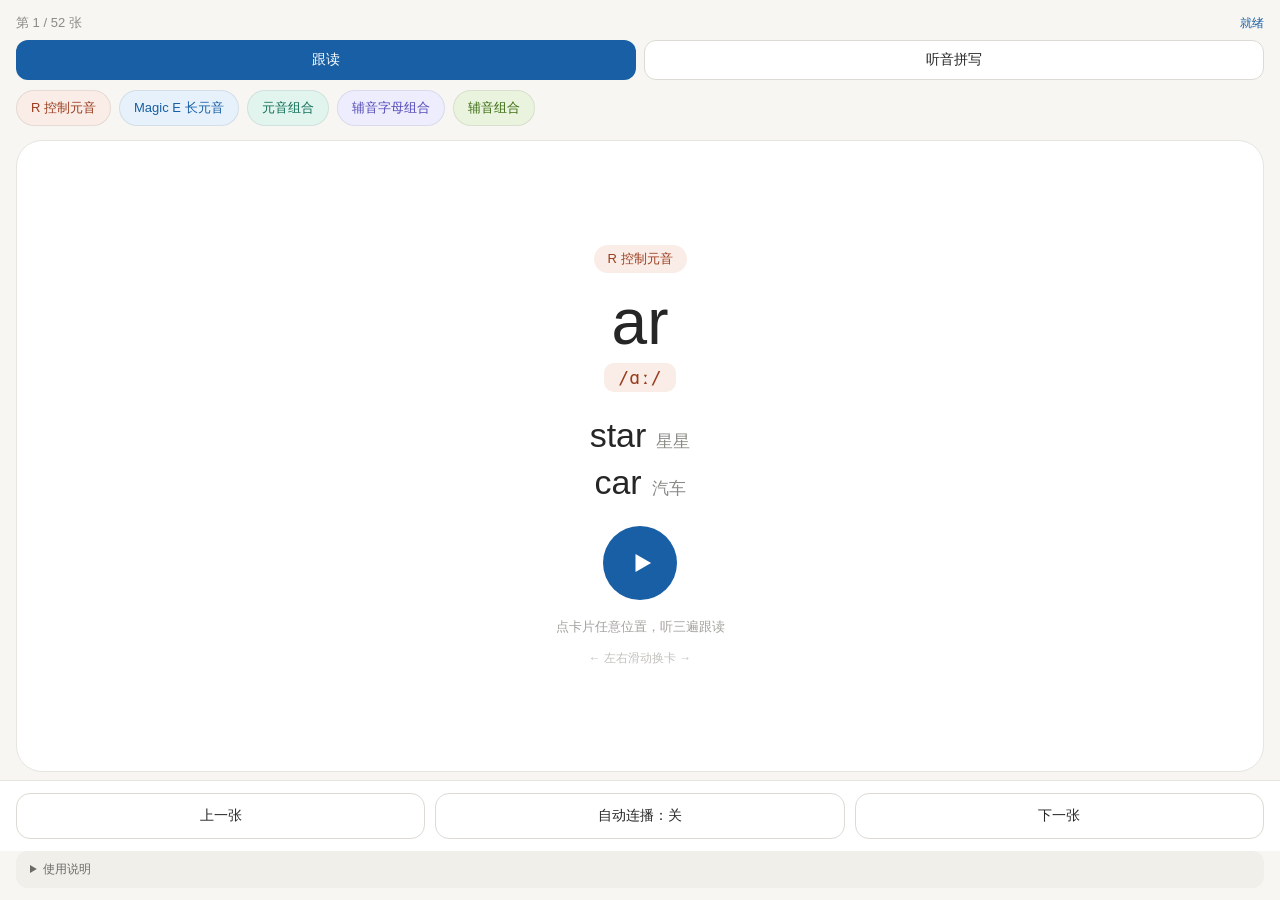
<file: EdgeOne-上传包/index.html>
<!DOCTYPE html>
<html lang="zh-CN">
<head>
<meta charset="UTF-8">
<meta name="viewport" content="width=device-width, initial-scale=1, maximum-scale=1, user-scalable=no">
<title>自然拼读跟读卡片</title>
<style>
*{box-sizing:border-box;-webkit-tap-highlight-color:transparent;margin:0;padding:0;}
html,body{height:100%;}
body{font-family:-apple-system,BlinkMacSystemFont,"PingFang SC","Hiragino Sans GB","Microsoft YaHei",sans-serif;background:#F7F6F2;color:#262626;display:flex;flex-direction:column;overscroll-behavior:none;touch-action:manipulation;-webkit-user-select:none;user-select:none;}
header{padding:14px 16px 8px;display:flex;justify-content:space-between;align-items:center;}
#progress{font-size:13px;color:#8a8a86;}
#status{font-size:12px;color:#185FA5;min-height:16px;text-align:right;max-width:60%;}
#tabs{display:flex;gap:8px;padding:0 16px 10px;}
.tab{flex:1;padding:10px 0;border-radius:12px;border:0.5px solid #DCDAD3;background:#FFFFFF;font-size:14px;color:#262626;cursor:pointer;}
.tab.active{background:#185FA5;color:#FFFFFF;border-color:transparent;}
#groups{display:flex;gap:8px;padding:0 16px 10px;overflow-x:auto;scrollbar-width:none;-webkit-overflow-scrolling:touch;}
#groups::-webkit-scrollbar{display:none;}
.chip{flex-shrink:0;padding:8px 14px;border-radius:999px;font-size:13px;border:0.5px solid rgba(0,0,0,0.08);cursor:pointer;white-space:nowrap;}
#card{flex:1;margin:4px 16px 8px;border-radius:26px;background:#FFFFFF;border:0.5px solid #E7E5DE;display:flex;flex-direction:column;align-items:center;justify-content:center;gap:6px;padding:20px;touch-action:pan-y;cursor:pointer;min-height:0;overflow:hidden;}
#card.compact{flex:0 0 auto;padding:16px 20px;gap:6px;min-height:0;}
#card.compact .words,#card.compact #playbtn,#card.compact #hint,#card.compact #swipehint{display:none;}
#card.compact #combo{font-size:44px;}
#card.compact #ipa{font-size:16px;margin-bottom:0;padding:3px 12px;}
#card.compact #tag{font-size:12px;padding:4px 12px;margin-bottom:4px;}
#tag{font-size:13px;padding:5px 14px;border-radius:999px;margin-bottom:8px;}
#combo{font-size:64px;font-weight:500;line-height:1.1;}
#ipa{font-size:18px;padding:4px 14px;border-radius:10px;margin-bottom:10px;font-family:ui-monospace,SFMono-Regular,Menlo,Consolas,monospace;}
.words{display:flex;flex-direction:column;gap:8px;margin:8px 0 12px;align-items:center;}
.w{display:flex;align-items:baseline;gap:10px;}
.en{font-size:34px;font-weight:500;}
.cn{font-size:17px;color:#8a8a86;}
#playbtn{width:74px;height:74px;border-radius:50%;background:#185FA5;display:flex;align-items:center;justify-content:center;margin:6px 0 12px;flex-shrink:0;}
#playbtn svg{margin-left:3px;}
#hint{font-size:13px;color:#a3a29d;text-align:center;}
#swipehint{font-size:12px;color:#c2c1bc;text-align:center;margin-top:8px;}
#drill{margin:0 16px 10px;background:#FFFFFF;border:0.5px solid #E7E5DE;border-radius:16px;padding:12px 14px;}
#drillStage{font-size:14px;color:#262626;line-height:1.6;margin-bottom:10px;min-height:20px;}
#drillChips{display:flex;gap:8px;flex-wrap:wrap;margin-bottom:10px;}
.dchip{padding:10px 16px;border-radius:12px;border:0.5px solid #DCDAD3;background:#F7F6F2;font-size:15px;cursor:pointer;}
.dchip b{font-size:17px;font-weight:500;}
.dchip span{font-size:12px;color:#8a8a86;margin-left:6px;}
#drillInputRow{display:flex;gap:8px;margin-bottom:10px;align-items:center;}
#drillInput{flex:1;padding:10px 12px;border-radius:12px;border:0.5px solid #DCDAD3;font-size:15px;background:#FFFFFF;color:#262626;}
#drillGo{padding:10px 16px;border-radius:12px;border:0.5px solid #DCDAD3;background:#F0EFEA;font-size:14px;cursor:pointer;}
#drillMic{width:44px;height:44px;border-radius:50%;background:#185FA5;color:#FFFFFF;border:none;display:flex;align-items:center;justify-content:center;cursor:pointer;flex-shrink:0;}
#drillMic:active{background:#0C447C;}
#drillMic.recording{background:#E24B4A;animation:pulse 1s infinite;}
@keyframes pulse{0%,100%{opacity:1;}50%{opacity:0.6;}}
#drillBtns{display:flex;gap:8px;}
#drillBtns button{flex:1;padding:11px 0;border-radius:12px;border:0.5px solid #DCDAD3;background:#FFFFFF;font-size:14px;cursor:pointer;}
#drillBtns button:active,#drillGo:active{background:#F0EFEA;}
footer{display:flex;gap:10px;padding:12px 16px calc(12px + env(safe-area-inset-bottom));background:#FFFFFF;border-top:0.5px solid #E7E5DE;}
footer button{flex:1;padding:13px 0;border-radius:14px;border:0.5px solid #DCDAD3;background:#FFFFFF;font-size:14px;color:#262626;cursor:pointer;}
footer button:active{background:#F0EFEA;}
#auto.active{background:#185FA5;color:#FFFFFF;border-color:transparent;}
details{margin:0 16px 12px;font-size:12px;color:#8a8a86;background:#F0EFEA;border-radius:12px;padding:10px 14px;}
summary{cursor:pointer;color:#6b6a66;font-size:12px;}
details p{margin:8px 0 0;line-height:1.7;}
</style>
</head>
<body>
<header>
  <div id="progress">第 1 / 52 张</div>
  <div id="status">就绪</div>
</header>
<div id="tabs">
  <button id="tabRead" class="tab active">跟读</button>
  <button id="tabDrill" class="tab">听音拼写</button>
</div>
<nav id="groups"></nav>
<main id="card">
  <div id="tag"></div>
  <div id="combo"></div>
  <div id="ipa"></div>
  <div class="words" id="words"></div>
  <div id="playbtn"><svg width="26" height="26" viewBox="0 0 10 10"><path d="M2.5 1.5 L8.5 5 L2.5 8.5 Z" fill="#FFFFFF"/></svg></div>
  <div id="hint">点卡片任意位置，听三遍跟读</div>
  <div id="swipehint">← 左右滑动换卡 →</div>
</main>
<div id="drill" hidden>
  <p id="drillStage"></p>
  <div id="drillChips"></div>
  <div id="drillInputRow" hidden>
    <button id="drillMic" title="录音"><svg width="18" height="18" viewBox="0 0 24 24" fill="currentColor"><path d="M12 14a3 3 0 0 0 3-3V5a3 3 0 0 0-6 0v6a3 3 0 0 0 3 3zm5-3a5 5 0 0 1-10 0H5a7 7 0 0 0 6 6.92V21h2v-3.08A7 7 0 0 0 19 11h-2z"/></svg></button>
    <input id="drillInput" placeholder="点击麦克风说话，或手动输入后回车">
    <button id="drillGo">判断</button>
  </div>
  <div id="drillBtns">
    <button id="drillRetry">再听一次</button>
    <button id="drillReveal">看答案</button>
  </div>
</div>
<footer>
  <button id="prev">上一张</button>
  <button id="auto">自动连播：关</button>
  <button id="next">下一张</button>
</footer>
<details>
  <summary>使用说明</summary>
  <p>1. 跟读模式：点卡片任意位置，播放「字母 ×3 → 发音 ×3 → 例词 + 中文 ×3」；再点一次可停止。</p>
  <p>2. 听音拼写模式：点卡片 → 听字母和发音 → 麦克风或输入框说出一个含该音的单词（卡片上不会显示答案，避免照抄）→ 答对或点「看答案」才揭晓 → 拼写（s-t-a-r）。答错后才显示例词作为提示。</p>
  <p>3. 左右滑动或点底部按钮换卡；顶部彩色按钮可跳到对应规则组。</p>
  <p>4. 语音优先用手机自带语音（离线可用）；若浏览器没有语音引擎，会自动切换为网络语音（需联网）。听音拼写需要麦克风（HTTPS 环境）：iPhone 上一般可用；安卓手机的网页语音识别走 Google 服务器、国内常连不上，此时页面会自动提示你点下面的单词或手动输入——输入框聚焦后也可以用手机自带的「语音键盘」直接说话转文字。</p>
  <p>5. 微信里打开时：Android 选「用浏览器打开」，iOS 建议用 Safari，微信内置预览可能限制语音和麦克风。</p>
</details>
<script>
(function(){
var GROUPS=[
 {n:'R 控制元音',bg:'#FAECE7',c:'#993C1D'},
 {n:'Magic E 长元音',bg:'#E6F1FB',c:'#185FA5'},
 {n:'元音组合',bg:'#E1F5EE',c:'#0F6E56'},
 {n:'辅音字母组合',bg:'#EEEDFE',c:'#534AB7'},
 {n:'辅音组合',bg:'#EAF3DE',c:'#3B6D11'}
];
var D=[
[0,'ar','/ɑː/','ah','star','星星','car','汽车'],
[0,'er','/ɜː/','er','her','她的','teacher','老师'],
[0,'ir','/ɜː/','er','bird','鸟','girl','女孩'],
[0,'ur','/ɜː/','er','nurse','护士','turn','转动'],
[0,'or','/ɔː/','aw','fork','叉子','horse','马'],
[1,'a_e','/eɪ/','ay','cake','蛋糕','name','名字'],
[1,'i_e','/aɪ/','eye','kite','风筝','five','五'],
[1,'o_e','/əʊ/','oh','nose','鼻子','home','家'],
[1,'u_e','/juː/','you','cute','可爱的','use','使用'],
[1,'e_e','/iː/','ee','these','这些','Chinese','中文'],
[2,'ai','/eɪ/','ay','rain','雨','train','火车'],
[2,'ay','/eɪ/','ay','play','玩','day','白天'],
[2,'ee','/iː/','ee','see','看见','three','三'],
[2,'ea','/iː/','ee','sea','大海','bread','面包'],
[2,'oa','/əʊ/','oh','boat','船','coat','外套'],
[2,'oo','/uː/','oo','moon','月亮','book','书'],
[2,'oi','/ɔɪ/','oy','coin','硬币','oil','油'],
[2,'oy','/ɔɪ/','oy','boy','男孩','toy','玩具'],
[2,'ou','/aʊ/','ow','house','房子','mouse','老鼠'],
[2,'ow','/aʊ/','ow','cow','牛','snow','雪'],
[2,'au','/ɔː/','aw','autumn','秋天','because','因为'],
[2,'aw','/ɔː/','aw','draw','画画','saw','看见'],
[3,'sh','/ʃ/','shh','ship','轮船','fish','鱼'],
[3,'ch','/tʃ/','ch','chair','椅子','China','中国'],
[3,'th','/θ/ /ð/','th','three','三','this','这个'],
[3,'ph','/f/','fuh','phone','电话','photo','照片'],
[3,'wh','/w/','wuh','white','白色','where','哪里'],
[3,'ck','/k/','kuh','duck','鸭子','clock','钟'],
[3,'kn','/n/','nuh','knife','刀','know','知道'],
[3,'wr','/r/','ruh','write','写','wrong','错的'],
[3,'ng','/ŋ/','ng','sing','唱歌','long','长的'],
[3,'qu','/kw/','kwuh','queen','女王','quiet','安静的'],
[4,'bl','/bl/','bluh','blue','蓝色'],
[4,'br','/br/','bruh','bread','面包'],
[4,'cl','/kl/','kluh','clock','钟'],
[4,'cr','/kr/','kruh','cry','哭'],
[4,'dr','/dr/','druh','dress','连衣裙'],
[4,'fl','/fl/','fluh','flag','旗子'],
[4,'fr','/fr/','fruh','friend','朋友'],
[4,'gl','/gl/','gluh','glass','玻璃'],
[4,'gr','/gr/','gruh','green','绿色'],
[4,'pl','/pl/','pluh','plane','飞机'],
[4,'pr','/pr/','pruh','price','价格'],
[4,'sk','/sk/','skuh','sky','天空'],
[4,'sl','/sl/','sluh','sleep','睡觉'],
[4,'sm','/sm/','smuh','smile','微笑'],
[4,'sn','/sn/','snuh','snow','雪'],
[4,'sp','/sp/','spuh','sport','运动'],
[4,'st','/st/','stuh','star','星星'],
[4,'sw','/sw/','swuh','swim','游泳'],
[4,'tr','/tr/','truh','tree','树'],
[4,'str','/str/','struh','street','街道']
];
var deck=D.map(function(it){
 var o={g:GROUPS[it[0]],combo:it[1],ipa:it[2],sk:it[3],ws:[]};
 for(var i=4;i<it.length;i+=2){o.ws.push([it[i],it[i+1]]);}
 return o;
});
var cur=0,auto=false,justSwiped=false,mode='read',drillRevealed=false;
var SR=window.SpeechRecognition||window.webkitSpeechRecognition,rec=null,listening=false;
var elProg=document.getElementById('progress'),elSt=document.getElementById('status'),
 elCard=document.getElementById('card'),elTag=document.getElementById('tag'),
 elCombo=document.getElementById('combo'),elIpa=document.getElementById('ipa'),
 elWords=document.getElementById('words'),elAuto=document.getElementById('auto'),
 elHint=document.getElementById('hint'),elDrill=document.getElementById('drill'),
 elStage=document.getElementById('drillStage'),elChips=document.getElementById('drillChips'),
 elInputRow=document.getElementById('drillInputRow'),elInput=document.getElementById('drillInput'),
 elTabRead=document.getElementById('tabRead'),elTabDrill=document.getElementById('tabDrill');
var nav=document.getElementById('groups');
for(var gi=0;gi<GROUPS.length;gi++){
 (function(g){
  var b=document.createElement('div');
  b.className='chip';b.style.background=g.bg;b.style.color=g.c;
  b.textContent=g.n;
  b.addEventListener('click',function(){for(var k=0;k<deck.length;k++){if(deck[k].g===g){goto(k);break;}}});
  nav.appendChild(b);
 })(GROUPS[gi]);
}
var voices=[];
function gv(){try{voices=window.speechSynthesis.getVoices();}catch(e){voices=[];}}
if('speechSynthesis' in window){gv();window.speechSynthesis.onvoiceschanged=gv;}
function pick(lang){
 gv();
 var pref=/Google|Samantha|Microsoft|Natural|Huihui|Kangkang|Yaoyao|Xiaoxiao/i;
 for(var i=0;i<voices.length;i++){if(voices[i].lang.indexOf(lang)>-1&&pref.test(voices[i].name)){return voices[i];}}
 for(var j=0;j<voices.length;j++){if(voices[j].lang.indexOf(lang)>-1){return voices[j];}}
 return null;
}
var useTTS='speechSynthesis' in window;
var audioFallback=!useTTS;
var audioEl=document.createElement('audio');
var audioGen=0,ttsGen=0;
var zhOk=useTTS?!!pick('zh'):true;
var ER_PHONEME='//NkxAAAAANIAAAAAExBTUVVVVVMQU1FMy4xMDBVVVVVVVVVVVVKIAJxKFMIDsjmhJTRXhPXhPCu+lP/Ssl0pvCppThlThPCSnM/0porpvTEPCMj/84o4HCfyeGX8KsZIYAsudDJMZfJANgPJIZJ/7xHMWlMv88yeK6f2I84Tz///8j80ppTeF/KYtCf+saA//NkxHwAAANIAAAAANhAfd0dQDUPJjjy5DVBISDobAGKxWhNohCREBWiUsIBKKzQ2bEDSAuseC6yZPTJbBwXQEoHCoKDaiAV4QQFTKb5kYURoxWKIkxk2RkQ4uRiBQhGjCMECMHEMG7pGQLKliQjRk5dZG8j0jWVbmoXaQMk8C7aCfcPmCjEg3JiZHqkUDCP//NkxO0cI+HwfhhH5BuSaOUU10QoPFEKIyqjJyNYkijSNORo0kydxsoSRIFUajFkkGEQ4PAQQMFDF2jJxQQEgqA8RRI5IyjJINj9JyEBCfSGxhGLEwICkTqkR4gjMsKSaYbIygoZbLi5OGxkLAekjmjQFT6jhWoF9YI2hGbUIBtRKGNYjd3BriH5d5FasRqM//NkxP879Dn4ysJSANJEYLCTS3ToCZR6bqM5qXRFnk3KIDTPQZkz7sYP0phGk91sKJpjqla9i3SKqKXNETffsA/Z6yyjl54462dxgyKVEouYtea+LsKVCFQWSWlKJKm3DaeIpI7MUgYpJO7fqrz1rUg6yiiFSnQNEbaPIQQwKdmDM2y0ajKFTuGpNNrFDyFe//NkxJIv7DoEynmSvKreymixDqOrTPKfJlZzYi5BC5mEJPLG9ivPSSEU2ypiTZVldzEDEUaZApI4QKKaSjzY2FEKgaBSukC0JKo+SCCPJkLPUpzCR/0kDnzos1kgQ0s5O5ZEhhDJMQckgSpSbGG4X5MQRiCUqLy1nRc3qZtvyZBFOuUgjLkiJM6QzmYmRlqL//NkxFUr3DoMKnmMALXRVzdvd1Ue7WbtRiZt02oHU1I3RsWRdOZZI9BVGVJ9EajTEcVZQSTJn2yQRnjLiDY2Diz565faPurTRpMyjFEVgiUGICmzwskoqj9RPJkSCj0ToH2/kyiN2hUFoma+H7nAoBor0QPYiiK3eEuHhlsWjky7mebQJBKIRUsumh2kjmnj//NkxCggg5oo80gYAcc3i/EyhHBmbN550HC39g7nFCmyIQIwBXMjdy4SE3cvJ6efM/nTQWzHEyRC3cpXCAAySIiCzphx7c8i7Xr8J7dnA3dz3m8Lh3rmoPAjX+7IOmXACbzLm1LLlsxkMxGNRmNgKNkKwwKHSfjjwgF8c0LPNCFSaK4VAmZb1AUZKGZuHURs//NkxCkng67OX49oAHsMIMKJWS6SDAeYsiMMMYGqRKKZC4wBJjAE0+TB7GqSadm0SkYj+VIlxaBocMf4w58uOkaJlZsiu/b8mImhqS603WikcQZL//6boG6rLTbZtv///oIpmiaZfSNEjSaGf9aSKGg7///+fdCaUEzAo0TOv8Xf6EgSNJ2tOe1rDIIyNpRH//NkxA4gcx7Rf88YAJIpQKpWwXhdSMB+n8eZ1q1PQoTyUORZAQZsKJKqQUQcHNwZBjrUrsbNrkdeQIGFD/e9Ui1u189w5iWGBKQ7hoM51osjKZ+hcXRNHN5f////v/S927/aU/uWp1m2OU9XhGMrSbaJOxiyjWCYWK/9r2CLaBRVU6NEfRt2VmX/z6Qim051//NkxA8b6y7e3sDE8FBMucUhatW1lNburuooBjkois3Zp9DCQ30wgALdJolcQiEkXwiaFTvT1tQMWV0ku87H3RtTbNSZHbfPZfoxfZ3z76Mv///W7t/9K/+y2etUIUGQH1kZN9tEnq8u6ji1vKpQgTFCoCzvWQeiPCuE+G6TAbT6A4psRp+2qKEVlUudbUVj//NkxCIa8S7KlHpEzAJXQgo0zd4g5QQCQDSGYsxTWML8nd56RZBQ5gAkwA5JmLHnVA4giEj1zxeni4q9TP/rdfYclSb2PQ9IrNhtGn/61ec2LUwxaw2iYgRErBu8u2Bi0GNDaMvYWHTY2xCNkzYH/bkl46zx5NFfexN1wxHJ43lGXzc20BWhZJIdbF9u1Uur//NkxDkc6ZrF9MGE6EgVBSjr7Gp76XcqYlCYlDM9kywgJsVUyN/8uOU4SnlAzLF3GAR6DQiYHQ0SsZHNRaZ+ztetKFOXihtFcYQ0miR3aKX/x0Ix2a99RQatb7cT4yaOgfBiiSpAYPdmiltFNGBAIwsSug6mWdclM4p5wiRbqvQsdYflw0zOZXp/yMYYiE0s//NkxEgcwZ7a3sMGiAO069DFERIWMs+llKFgYkMHtcROipJ5sso0ZtDQHHqd/6enZJDSrwJFSRUDxgEU6wXP6JMF07eQRXxjOrkCOFORG8+IsM3xdtqxwhL49QQyySyjtsEA8boMZ2pLrmdL+bu6m8gbC1/orXfdfaz8Rl2fYoooFSz2fVuPHP/q0KMwFMKc//NkxFgbsabNnnjQ5MUiVUMMKPOO22fozOVUI3CQcwdra0ylBGux3ZuT+ysBAwnrIcLJadWREjA6sPRVUdUMJtnJ+32s3cWeeRxl4oGcQRlpVkVnQ1EHQjgSTPyPeyb3R7glUMZ2fbT/d/eZFZVvt//+/W7v1JdHc8a11PW/6op0mRr9nQ9UZvd7fff9UeYj//NkxGwcc/7U/npEXKPsighbrcQAo0l9SkrCZRCylnag2U1iOhUeyIVU2V5RLEcLRljw6E1uItdvi4yEqzyXO44Ru2tbFaUyFVAQpOSW7EZHtPpqcjBXqV3rlb0/r6OxP/9//q7102YpGc4sMhctnkWl2rOspcFRjpXz1bbmtelLRd3rQZCBJO0KP7k2FmuP//NkxH0cQsrJnnmE0DF1FLtJGYVyXteME9n0hONkh29072vtbf7zmo7azYOtxsYz2VqM0iykHKJm6Muro35LuPwtjHLamv9UpVvVaOjPT///ZaW4uZlZ4fkGkWFuS/attqRXv+bsn/f/9vSkdx+IPa4+NUozRnzUn/MCgmpVqVNWhPA2YOWgR0ieKPAILHvk//NkxI8cnAK9nsJKlJfntOlL+EXJFqaZRpSDKp0NVncsxFKoZsvftpUp0Kw7FEgalBXVvTm7/vMzIeQqLT/9O/rNKXZSrzuMzluh7d/S//9aN6+3Uu/9bqQkV41cZ7uNoalKwQSM2BS9sb0ho2hqEMYfxwSNIgJmUyYu47NsjEzSwolqnQU/0pVXDFmGpYY6//NkxJ8cY+K8PsGEXTqsxFXQlM6bVzOBAGsZf6oU4849zWBqmN1fz///JT82oowaEowsL//CcVGQuBhKxyg5MsalrwfVnHVFqEHtX6ngrTFGspqqgReknIinU+RdQzNqU9VRARKxGSSyV3Lg0k2CsVSyX3L8sDc+FLl5efN3m41sTswhmOYSLFBLvfmMl2Es//NkxLAc0f6pXsJGXMgNSEGmc0qysz/9yI3ezPdEzP///3WxVqdGrd0V3JOEd3m3+kpDu+5m72b/v///onb/pVzEIVwjVQErQC9NFZwcriQUanhgCB6tmW5UOEPXsKKYfelbaQReR2lkXFn9ighJiGrDB+iIaos//LvHztj1V0kBlegxWKantz0eexnMyNcS//NkxL8dDDq5fnmEfkEMdKlct1tSVmq6VpMa71M5P///6GVXYkys7mUprmQcvpW5bgjMiqfWa3Xtr/////7ViJ2BBBjKgxIBtAVrUSkjmJLOXRKXPsJDDVkjxwhr41R6JZkKB/swR9Ka60n1XYCitMHjQGkuWXRMIFjIUhSVVlQpgjjsyChiEbe6r2M55nZb//NkxM0gXDaYHsGE9IYollOj3NWlrIldjFOYxCrRaqv///7pdN/6OhSlK27mX5XMiIKR5baOtXo+//6J/1PsRVTqz1RjiA4OAOB8KYcCH5fbHTOXdn7UtopdDL8MScqXNKam2i6U3FhqOOL5XrEqsuyvwyo87z6NeZcK7J2TQckZ6csFht0qO3h/qszta1p5//NkxM4hdDaVXsMEXEiPEZQK2DyO1rRpVHMZDm5Sig8XHlI6lJV0otM35W2cq0f///+rURVbawjlNXQxkdC3R0XCImjBr//597iR2dwNLMJCasUFqgUynN7LZ1IBqfsfr2jlycPVSxfarwk0KpeX+kixT1lUSWTUBoGxsW31F8X6ea+b/l5kkVKhFKcvc6di//NkxMsj0yJ4FMMLLC0d6FIYaCjRyPvKrI12rVOVXccZBI4dMj0//b/5Zir6sJO3+qGWZ6lShxIfK///b/TVAOQNzGCTlMK9KBJiX7sgm1YDiLVKFukQpAKJCi2j9PcA5V7I5KYnT4txsumx2cpbQUo6VqGX5SR6ySRIkT4416qTUbSfFDAiFTTKUnDR+slD//NkxL4bCyaJXmGK9CIl1yJRIkMKZUFZ7rC1LOsPO0+mu6OJtBWKPr5uS5Z7UN//o+kKtS214+eT//0qnUybG6PSyMzFOpjKazKIuCLp6ys24LAU/JJs3kiI1HVjSqGp5SxE19UmWWSGvV4xmwYFYdCRpz1izhYRLOlTuZr+xT0xYtEmynM9NugeJsWinhJB//NkxNQf2gpMFHpHSBIw28OuLa3DkcE9kimue5ZlCJdyGIMTbOJcQtVJB5WLdQdIkKEW6WmZbQqnFrrYxQzyvTIKRuNbd4edcGVMyRmZlOrupUsjFrK7K5moRZszKE/IxuaEvGI6sQyVN2JFWxQ7IYdac4GcxTOyrmSNKsi1zC8FEVSKuddmgJv6Ica2Ig8y//NkxNcZKSI0AHpGeGZaVmaHQQJgzC2zH8e2fCBxkNcOscJJE0gawLuSubOM0NiGduGHJUKpHlY06ianL0nyLWxr9NokYcjeqfXflf6xZEe5ypVIlpFdgxKiMaUtFrdpSnuTJCj1ElS2fPp6GbIwoRlXJ5CgNrWlVoQkWXqRt3I0N/YrsokZsIgZWMEh2Ebk//NkxPUgRCIUAGDGAaU2JjMlFlC5QvwYKQhAnKxxa4gE+DY9ThM5MO5Lqim1eL0w3uWEckeqyE6qRm6VlkKKRqmRGWmr3ZZPNSCHGP6qmSuhNmiqw6TZE4ikvJhST5DPY/whmZFshGsUmFEUC5GeFZnMjq0oalLSYs1qm6LYZRYRl2OaHT4kRZ377vapmbQL//NkxPcf9AIZilhGCVzNFTgzFRKJA8x5pOFIKwh1cLiCDUYULBStUf4TqJcKGKKLMVmyYoKosYqhmGpBsnEw3IEys8IBEo/dkJiMUqGijDrVQSKOgKoxMDIeFcmxJhg1VhOGDpWU2VV1IfCicy1VSaGWKhOTF1gwExqxhh0eHB6g7Ah1IGJVZS12+bMa0Z6V//NkxPoftCIRQFjGBVAgxhHbEtiaoWMT7BWVqCfXFEDIGEIhywaLqkxBTUUzLjEwMKqqqqqqqqqqqqqqqqqqqqqqqqqqqqqqqqqqDpN6l7//NxYWEqwFOrkTuxYC8VfyxJigK1WLnesjayKuTlSJ2iPAqiTyxLpqRFQF91wVd9j+WJP/FQFkxKRO7Qq6ygj4//NkxP4lTDIEAGBGAeAvYEgZAVUFAiaFwtE44sy2drjKmpo04DPQXm4kRFAR6F5uEjTSj4dizLvKmpOEgQETQXmokhIky4uLyqlnZyizI2amjThJZieblEThR8XFxszTs9GlFnxubJxooo+LIyZQsdLKhmssrUFHIyZQwUGEcjI1YNZZZUQyMmUMDBgaqoNS//NkxMgSyAYWNAhEAO/YLT/ba/ytA5ZKVqv9SkxBTUUzLjEwMKqqqqqqqqqqqqqqqqqqqqqqqqqqqqqqqqqqqqqqqqqqqqqqqqqqqqqqqqqqqqqqqqqqqqqqqqqqqqqqqqqqqqqqqqqqqqqqqqqqqqqqqqqqqqqqqqqqqqqqqqqqqqqqqqqqqqqqqqqqqqqq//NkxP8imx10ADGHHaqqqqqqqqpMQU1FMy4xMDCqqqqqqqqqqqqqqqqqqqqqqqqqqqqqqqqqqqqqqqqqqqqqqqqqqqqqqqqqqqqqqqqqqqqqqqqqqqqqqqqqqqqqqqqqqqqqqqqqqqqqqqqqqqqqqqqqqqqqqqqqqqqqqqqqqqqqqqqqqqqqqqqqqqqqqqqq//NkxHwAAANIAAAAAKqqqqqqqqpMQU1FMy4xMDCqqqqqqqqqqqqqqqqqqqqqqqqqqqqqqqqqqqqqqqqqqqqqqqqqqqqqqqqqqqqqqqqqqqqqqqqqqqqqqqqqqqqqqqqqqqqqqqqqqqqqqqqqqqqqqqqqqqqqqqqqqqqqqqqqqqqqqqqqqqqqqqqqqqqqqqqq//NkxHwAAANIAAAAAKqqqqqqqqpMQU1FMy4xMDCqqqqqqqqqqqqqqqqqqqqqqqqqqqqqqqqqqqqqqqqqqqqqqqqqqqqqqqqqqqqqqqqqqqqqqqqqqqqqqqqqqqqqqqqqqqqqqqqqqqqqqqqqqqqqqqqqqqqqqqqqqqqqqqqqqqqqqqqqqqqqqqqqqqqqqqqq//NkxHwAAANIAAAAAKqqqqqqqqpMQU1FMy4xMDCqqqqqqqqqqqqqqqqqqqqqqqqqqqqqqqqqqqqqqqqqqqqqqqqqqqqqqqqqqqqqqqqqqqqqqqqqqqqqqqqqqqqqqqqqqqqqqqqqqqqqqqqqqqqqqqqqqqqqqqqqqqqqqqqqqqqqqqqqqqqqqqqqqqqqqqqq//NkxHwAAANIAAAAAKqqqqqqqqpMQU1FMy4xMDCqqqqqqqqqqqqqqqqqqqqqqqqqqqqqqqqqqqqqqqqqqqqqqqqqqqqqqqqqqqqqqqqqqqqqqqqqqqqqqqqqqqqqqqqqqqqqqqqqqqqqqqqqqqqqqqqqqqqqqqqqqqqqqqqqqqqqqqqqqqqqqqqqqqqqqqqq//NkxHwAAANIAAAAAKqqqqqqqqpMQU1FMy4xMDCqqqqqqqqqqqqqqqqqqqqqqqqqqqqqqqqqqqqqqqqqqqqqqqqqqqqqqqqqqqqqqqqqqqqqqqqqqqqqqqqqqqqqqqqqqqqqqqqqqqqqqqqqqqqqqqqqqqqqqqqqqqqqqqqqqqqqqqqqqqqqqqqqqqqqqqqq//NkxHwAAANIAAAAAKqqqqqqqqpMQU1FMy4xMDCqqqqqqqqqqqqqqqqqqqqqqqqqqqqqqqqqqqqqqqqqqqqqqqqqqqqqqqqqqqqqqqqqqqqqqqqqqqqqqqqqqqqqqqqqqqqqqqqqqqqqqqqqqqqqqqqqqqqqqqqqqqqqqqqqqqqqqqqqqqqqqqqqqqqqqqqq//NkxHwAAANIAAAAAKqqqqqqqqpMQU1FMy4xMDCqqqqqqqqqqqqqqqqqqqqqqqqqqqqqqqqqqqqqqqqqqqqqqqqqqqqqqqqqqqqqqqqqqqqqqqqqqqqqqqqqqqqqqqqqqqqqqqqqqqqqqqqqqqqqqqqqqqqqqqqqqqqqqqqqqqqqqqqqqqqqqqqqqqqqqqqq//NkxHwAAANIAAAAAKqqqqqqqqqqqqqqqqqqqqqqqqqqqqqqqqqqqqqqqqqqqqqqqqqqqqqqqqqqqqqqqqqqqqqqqqqqqqqqqqqqqqqqqqqqqqqqqqqqqqqqqqqqqqqqqqqqqqqqqqqqqqqqqqqqqqqqqqqqqqqqqqqqqqqqqqqqqqqqqqqqqqqqqqqqqqqq';
if(!useTTS){elSt.textContent='本机无语音引擎，已启用网络语音';}
function ttsUrl(t,l){
 var q=encodeURIComponent(t);
 if(l.indexOf('zh')>-1){return 'https://fanyi.baidu.com/gettts?lan=zh&text='+q+'&spd=4&source=web';}
 return 'https://dict.youdao.com/dictvoice?audio='+q+'&type=2';
}
function audioSeq(items,onDone){
 var gen=++audioGen;
 audioEl.pause();audioEl.onended=null;audioEl.onerror=null;
 var i=0,total=items.length;
 function next(){
  if(gen!==audioGen){return;}
  if(i>=total){if(onDone){onDone();}return;}
  var it=items[i++];
  elSt.textContent='正在朗读 ('+i+'/'+total+')';
  audioEl.src=ttsUrl(it.t,it.l);
  audioEl.onended=function(){setTimeout(next,60);};
  audioEl.onerror=function(){setTimeout(next,150);};
  var p=audioEl.play();
  if(p&&p.catch){p.catch(function(){setTimeout(next,150);});}
 }
 next();
}
function speakSeq(items,onDone){
 if(!useTTS||audioFallback){audioSeq(items,onDone);return;}
 var gen=++ttsGen;
 window.speechSynthesis.cancel();
 window.speechSynthesis.resume();
 var i=0,total=items.length;
 function next(){
  if(gen!==ttsGen){return;}
  if(i>=total){if(onDone){onDone();}return;}
  var it=items[i++];
  elSt.textContent='正在朗读 ('+i+'/'+total+')';
  var u=new SpeechSynthesisUtterance(it.t);
  u.lang=it.l;u.rate=0.8;u.volume=1;
  var v=pick(it.l);if(v){u.voice=v;}
  var started=false;
  u.onstart=function(){started=true;};
  u.onend=function(){setTimeout(next,60);};
  u.onerror=function(){setTimeout(next,60);};
  if(i===1){
   setTimeout(function(){
    if(!started&&gen===ttsGen){
     audioFallback=true;
     window.speechSynthesis.cancel();
     elSt.textContent='已切换网络语音';
     audioSeq(items,onDone);
    }
   },1500);
  }
  window.speechSynthesis.speak(u);
 }
 next();
}
function stop(){try{window.speechSynthesis.cancel();}catch(e){}audioEl.pause();audioEl.onended=null;audioGen++;try{phonemeAudio.pause();phonemeAudio.onended=null;}catch(e3){}if(rec){try{rec.abort();}catch(e2){}}listening=false;elSt.textContent='已停止';}
function buildItems(card){
 var items=[];
 var sp=card.combo.replace('_',' ');
 for(var i=0;i<3;i++){items.push({t:sp,l:'en-US'});}
 for(var j=0;j<3;j++){items.push({t:card.sk,l:'en-US'});}
 for(var r=0;r<3;r++){
  for(var k=0;k<card.ws.length;k++){
   items.push({t:card.ws[k][0],l:'en-US'});
   if(zhOk){items.push({t:card.ws[k][1],l:'zh-CN'});}
  }
 }
 return items;
}
function playCard(i){
 elSt.textContent='正在朗读…';
 speakSeq(buildItems(deck[i]),function(){
  if(auto){
   elSt.textContent='自动连播，下一张…';
   setTimeout(function(){goto((i+1)%deck.length);playCard((i+1)%deck.length);},800);
  }else{
   elSt.textContent='朗读完成';
  }
 });
}
function render(i){
 var c=deck[i];
 cur=i;
 elProg.textContent='第 '+(i+1)+' / '+deck.length+' 张';
 elTag.textContent=c.g.n;
 elTag.style.background=c.g.bg;elTag.style.color=c.g.c;
 elCombo.textContent=c.combo;
 elIpa.textContent=c.ipa;
 elIpa.style.background=c.g.bg;elIpa.style.color=c.g.c;
 elWords.innerHTML='';
 for(var k=0;k<c.ws.length;k++){
  var w=document.createElement('div');w.className='w';
  var en=document.createElement('span');en.className='en';en.textContent=c.ws[k][0];
  var cn=document.createElement('span');cn.className='cn';cn.textContent=c.ws[k][1];
  w.appendChild(en);w.appendChild(cn);
  elWords.appendChild(w);
 }
 resetDrill(i);
}
function goto(i){
 stop();justSwiped=false;
 cur=(i+deck.length)%deck.length;
 render(cur);
}
function setMode(m){
 mode=m;
 elTabRead.classList.toggle('active',m==='read');
 elTabDrill.classList.toggle('active',m==='drill');
 elDrill.hidden=m!=='drill';
 elAuto.hidden=m!=='read';
 elCard.classList.toggle('compact',m==='drill');
 elHint.textContent=m==='read'?'点卡片任意位置，听三遍跟读':'点卡片开始：听音 → 跟说 → 拼写';
 resetDrill(cur);
}
function resetDrill(i){
 if(mode!=='drill'){return;}
 drillRevealed=false;
 elStage.textContent='点上面的卡片，开始「'+deck[i].combo.replace('_','')+'」的听音练习';
 elChips.innerHTML='';elChips.hidden=true;
 elInputRow.hidden=true;
 elInput.value='';
 document.getElementById('drillReveal').textContent='看答案';
}
function showChips(c){
 elChips.innerHTML='';
 for(var k=0;k<c.ws.length;k++){
  (function(w){
   var b=document.createElement('div');b.className='dchip';
   b.innerHTML='<b>'+w[0]+'</b><span>'+w[1]+'</span>';
   b.addEventListener('click',function(){drillResult(cur,w[0]);});
   elChips.appendChild(b);
  })(c.ws[k]);
 }
}
function judge(c,t){
 var txt=t.toLowerCase().trim();
 if(c.combo.indexOf('_')>-1){
  var v=c.combo.charAt(0);
  var pat=new RegExp(v+'[^aeiou\\s]*e');
  if(pat.test(txt)){return true;}
  for(var i=0;i<c.ws.length;i++){if(txt.indexOf(c.ws[i][0].toLowerCase())>-1){return true;}}
  return false;
 }
 return txt.indexOf(c.combo.toLowerCase())>-1;
}
function drillStart(i){
 var c=deck[i];
 stop();
 drillRevealed=false;
 elChips.innerHTML='';elChips.hidden=true;
 elInputRow.hidden=false;
 elInput.value='';
 document.getElementById('drillReveal').textContent='看答案';
 playDrillAudio(i);
}
function playDrillAudio(i){
 var c=deck[i];
 elChips.hidden=true;
 elInput.value='';
 var rc=(c.combo==='er'||c.combo==='ir'||c.combo==='ur');
 var stageText='① 听：字母 '+c.combo.replace('_',' ')+' 和发音 '+c.ipa+'，请记住它';
 if(rc){stageText+='（er/ir/ur 发音都是 /ɜː/，只是拼写不同）';}
 elStage.textContent=stageText;
 var comboSpeak=c.combo.replace('_','').split('').join(' ');
 if(rc){
  var items=[{t:comboSpeak,l:'en-US'}];
  if(zhOk){items.push({t:'读作',l:'zh-CN'});}
  speakSeq(items,function(){
   playER(function(){
    var its=[];
    if(zhOk){its.push({t:'请说一个带这个发音的英文单词',l:'zh-CN'});}
    speakSeq(its,function(){ask(i);});
   });
  });
 }else{
  var its2=[{t:comboSpeak,l:'en-US'},{t:c.sk,l:'en-US'}];
  if(zhOk){its2.push({t:'请说一个带这个发音的英文单词',l:'zh-CN'});}
  speakSeq(its2,function(){ask(i);});
 }
}
var phonemeAudio=new Audio();
function playER(onDone){
 phonemeAudio.onended=function(){if(onDone){onDone();}};
 phonemeAudio.onerror=function(){if(onDone){onDone();}};
 phonemeAudio.src='data:audio/mpeg;base64,'+ER_PHONEME;
 var p=phonemeAudio.play();
 if(p&&p.catch){p.catch(function(){if(onDone){onDone();}});}
}
function ask(i){
 var c=deck[i];
 elStage.textContent='② 请说一个含 '+c.combo.replace('_','')+' 音的单词（不公布答案，菜单/输入框都不显示）';
 elInputRow.hidden=false;
 elChips.hidden=true;
 elInput.focus();
}
function drillMic(i){
 var c=deck[i];
 var mic=document.getElementById('drillMic');
 function fallback(why){
  listening=false;
  mic.classList.remove('recording');
  elStage.textContent='② '+why+'，请手动输入一个含 '+c.combo.replace('_','')+' 音的单词';
  elInputRow.hidden=false;
  elChips.hidden=true;
 }
 if(!SR){
  fallback('本机不支持语音识别');
  return;
 }
 if(listening){
  try{rec.stop();}catch(e){}
  listening=false;mic.classList.remove('recording');
  elStage.textContent='② 已取消录音';
  return;
 }
 listening=true;mic.classList.add('recording');
 elStage.textContent='② 🎤 正在听你说…请大声说一个含 '+c.combo.replace('_','')+' 音的单词';
 var got=false,fin=false;
 try{
  rec=new SR();
  rec.lang='en-US';rec.interimResults=false;rec.maxAlternatives=1;
  rec.onresult=function(e){
   if(got||fin){return;}got=true;fin=true;listening=false;mic.classList.remove('recording');
   try{rec.abort();}catch(e2){}
   var raw=e.results[0][0].transcript||'';
   var t=raw.replace(/[^a-zA-Z' -]/g,' ').trim().split(/\s+/)[0]||'';
   if(!t){fallback('没有识别到单词');return;}
   elInput.value=t;
   drillResult(i,t);
  };
  rec.onerror=function(e){
   if(fin){return;}
   var m={'not-allowed':'麦克风权限被拒绝','no-speech':'没听到声音','network':'识别服务连不上（国内网络限制）','aborted':'录音已取消','service-not-allowed':'浏览器禁止语音识别'}[e.error]||('识别出错：'+e.error);
   fallback(m);
  };
  rec.onend=function(){
   if(!got&&!fin){listening=false;mic.classList.remove('recording');}
  };
  rec.start();
 }catch(err){
  fallback('麦克风启动失败：'+err.message);
  return;
 }
 setTimeout(function(){
  if(!got&&!fin){
   fin=true;listening=false;mic.classList.remove('recording');
   try{rec.stop();}catch(e2){}
   fallback('10 秒内没有识别到语音');
  }
 },10000);
}
function drillResult(i,t){
 stop();
 var c=deck[i];
 var mic=document.getElementById('drillMic');if(mic){mic.classList.remove('recording');}
 if(!t||!t.trim()){elStage.textContent='没有识别到单词，请重试或换一种方式';return;}
 var w=t.trim();
 if(judge(c,w)){
  elStage.textContent='✓ 对！「'+w+'」里有 '+c.combo.replace('_','')+' 音';
  var items=[{t:w,l:'en-US'}];
  if(zhOk){items.push({t:'对，非常好',l:'zh-CN'});}
  speakSeq(items,function(){reveal(i,w);});
 }else{
  elStage.textContent='✗ 「'+w+'」里没有 '+c.combo.replace('_','')+' 音（提示已显示，点查看或换词再试）';
  showChips(c);
  elChips.hidden=false;
  elInputRow.hidden=false;
  var its=[];
  if(zhOk){its.push({t:'再试一次',l:'zh-CN'});}
  speakSeq(its);
 }
}
function reveal(i, userWord){
 drillRevealed=true;
 var c=deck[i],firstEx=c.ws[0];
 var ans=userWord||firstEx[0];
 var cn=userWord?'':'（'+firstEx[1]+'）';
 elStage.textContent='③ 答案：'+ans+' = '+ans.split('').join('-')+cn;
 elInputRow.hidden=true;
 elChips.hidden=true;
 document.getElementById('drillReveal').textContent='下一张';
 var sp=ans.split('').join(' ');
 var items=[{t:ans,l:'en-US'},{t:sp,l:'en-US'}];
 if(!userWord&&zhOk){items.push({t:firstEx[1],l:'zh-CN'});}
 speakSeq(items);
}
elCard.addEventListener('click',function(){
 if(justSwiped){justSwiped=false;return;}
 if(mode==='drill'){drillStart(cur);return;}
 if('speechSynthesis' in window&&window.speechSynthesis.speaking){stop();}
 else{playCard(cur);}
});
var tx=0,ty=0;
elCard.addEventListener('touchstart',function(e){tx=e.touches[0].clientX;ty=e.touches[0].clientY;},{passive:true});
elCard.addEventListener('touchend',function(e){
 var dx=e.changedTouches[0].clientX-tx,dy=e.changedTouches[0].clientY-ty;
 if(Math.abs(dx)>60&&Math.abs(dx)>Math.abs(dy)*1.5){
  justSwiped=true;
  if(dx<0){goto(cur+1);}else{goto(cur-1);}
 }
},{passive:true});
document.getElementById('prev').addEventListener('click',function(){goto(cur-1);});
document.getElementById('next').addEventListener('click',function(){goto(cur+1);});
document.getElementById('drillRetry').addEventListener('click',function(){playDrillAudio(cur);});
document.getElementById('drillReveal').addEventListener('click',function(){
 if(!drillRevealed){reveal(cur);}else{goto(cur+1);}
});
document.getElementById('drillMic').addEventListener('click',function(){drillMic(cur);});
elInput.addEventListener('keydown',function(e){if(e.key==='Enter'){drillResult(cur,elInput.value);}});
document.getElementById('drillGo').addEventListener('click',function(){drillResult(cur,elInput.value);});
elAuto.addEventListener('click',function(){
 auto=!auto;
 elAuto.textContent='自动连播：'+(auto?'开':'关');
 elAuto.classList.toggle('active',auto);
});
elTabRead.addEventListener('click',function(){setMode('read');});
elTabDrill.addEventListener('click',function(){setMode('drill');});
document.addEventListener('keydown',function(e){
 if(e.key==='ArrowLeft'){goto(cur-1);}
 if(e.key==='ArrowRight'){goto(cur+1);}
});
render(0);
})();
</script>
</body>
</html>
</file>
